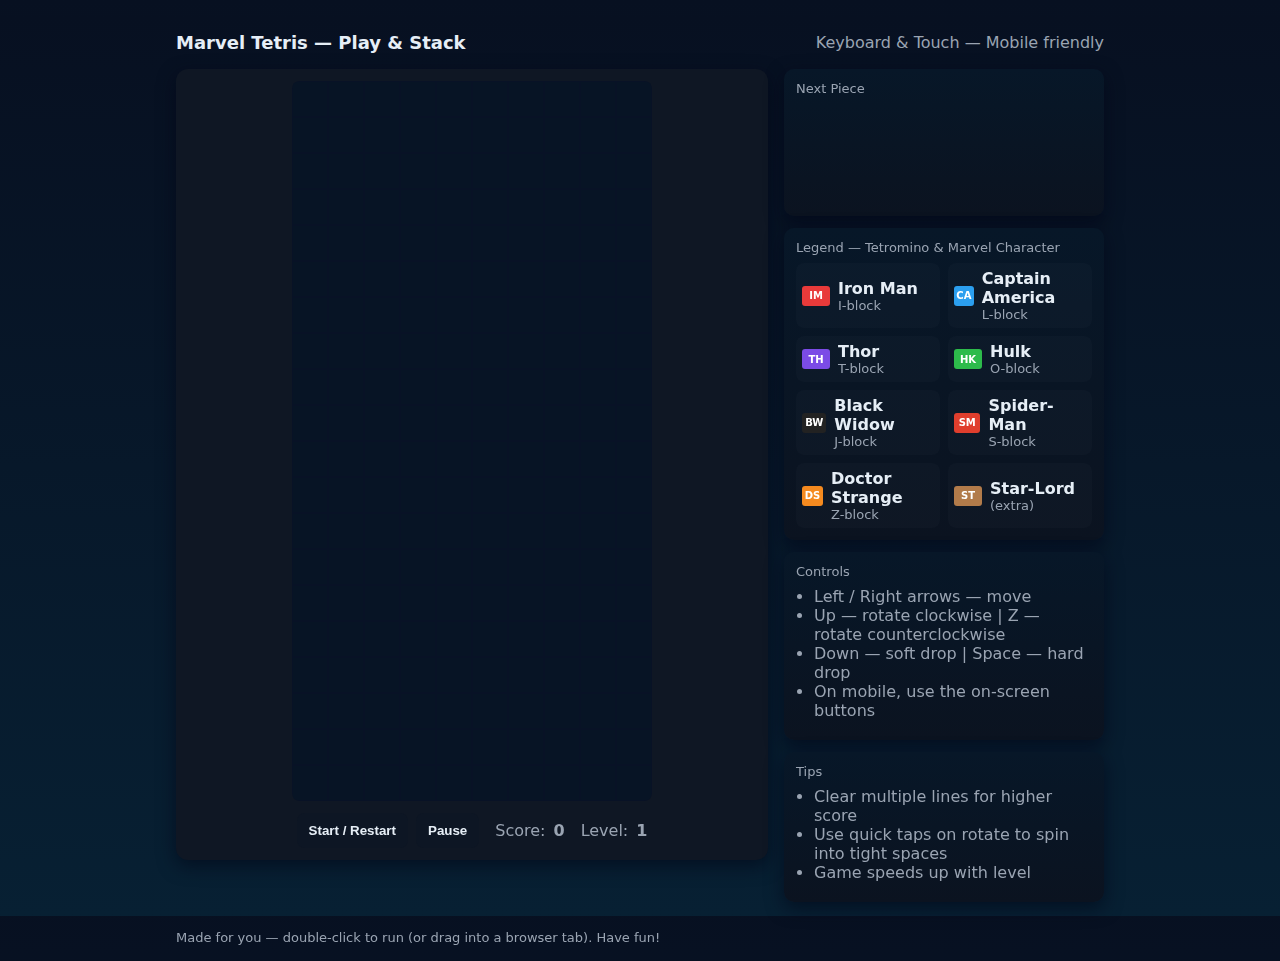
<file: marvel-tetris/index.html>
<!doctype html>
<html lang="en">
<head>
  <meta charset="utf-8" />
  <meta name="viewport" content="width=device-width,initial-scale=1" />
  <title>Marvel Tetris — Playable Browser Game</title>
  <style>
    :root{
      --bg:#0b1020; --panel:#0f1724; --muted:#9aa4b2; --accent:#ffd700;
    }
    *{box-sizing:border-box}
    html,body{height:100%;margin:0;font-family:Inter,system-ui,Segoe UI,Roboto,Arial;color:#e6eef6;background:linear-gradient(180deg,#071021 0%, #072033 100%);}    
    .wrap{max-width:960px;margin:16px auto;padding:16px;display:grid;grid-template-columns:1fr 320px;gap:16px;align-items:start}
    header{grid-column:1 / -1;display:flex;align-items:center;justify-content:space-between}
    h1{margin:0;font-size:18px}
    .game-card{background:var(--panel);padding:12px;border-radius:12px;box-shadow:0 6px 18px rgba(2,6,23,0.6)}
    #board-wrap{display:flex;flex-direction:column;align-items:center}
    canvas{background:#081226;border-radius:8px;display:block}
    .controls{display:flex;gap:8px;margin-top:12px}
    .btn{background:#0d1624;color:#e6eef6;border:0;padding:10px 12px;border-radius:8px;font-weight:600}
    .sidebar{display:flex;flex-direction:column;gap:12px}
    .info{padding:12px;border-radius:10px;background:linear-gradient(180deg,#071728,#0b1320);min-height:80px}
    .legend{display:grid;grid-template-columns:1fr 1fr;gap:8px}
    .legend-item{display:flex;align-items:center;gap:8px;padding:6px;border-radius:8px;background:rgba(255,255,255,0.02)}
    .square{width:28px;height:20px;border-radius:3px;display:flex;align-items:center;justify-content:center;font-size:10px;color:#fff;font-weight:700}
    .small{font-size:13px;color:var(--muted)}
    .touch-controls{display:flex;gap:8px;margin-top:10px}
    .touch-button{flex:1;padding:12px;border-radius:8px;background:rgba(255,255,255,0.03);text-align:center;color:#e6eef6;font-weight:700;user-select:none}
    footer{margin-top:12px;color:var(--muted);font-size:13px}
    @media(max-width:880px){.wrap{grid-template-columns:1fr;}.sidebar{order:2}.game-card{order:1}}
  </style>
</head>
<body>
  <div class="wrap">
    <header>
      <h1>Marvel Tetris — Play &amp; Stack</h1>
      <div style="color:var(--muted)">Keyboard &amp; Touch — Mobile friendly</div>
    </header>

    <div class="game-card" id="main">
      <div id="board-wrap">
        <canvas id="board"></canvas>
        <div class="controls">
          <button class="btn" id="startBtn">Start / Restart</button>
          <button class="btn" id="pauseBtn">Pause</button>
          <div style="display:flex;align-items:center;color:var(--muted);padding-left:8px">Score: <span id="score" style="padding-left:8px;font-weight:800">0</span></div>
          <div style="display:flex;align-items:center;color:var(--muted);padding-left:8px">Level: <span id="level" style="padding-left:8px;font-weight:800">1</span></div>
        </div>

        <div class="touch-controls" id="touchControls" style="display:none;">
          <div class="touch-button" id="t-left">◀</div>
          <div class="touch-button" id="t-rotate">⟳</div>
          <div class="touch-button" id="t-right">▶</div>
          <div class="touch-button" id="t-down">▼</div>
          <div class="touch-button" id="t-drop">⤓</div>
        </div>
      </div>
    </div>

    <aside class="sidebar">
      <div class="info game-card">
        <div class="small">Next Piece</div>
        <canvas id="next" width="120" height="100" style="background:transparent;margin-top:8px;border-radius:6px"></canvas>
      </div>

      <div class="game-card info">
        <div class="small">Legend — Tetromino &amp; Marvel Character</div>
        <div class="legend" style="margin-top:8px">
          <div class="legend-item"><div class="square" style="background:#e83a3a">IM</div><div><strong>Iron Man</strong><div class="small">I-block</div></div></div>
          <div class="legend-item"><div class="square" style="background:#2b9fef">CA</div><div><strong>Captain America</strong><div class="small">L-block</div></div></div>
          <div class="legend-item"><div class="square" style="background:#7b4be6">TH</div><div><strong>Thor</strong><div class="small">T-block</div></div></div>
          <div class="legend-item"><div class="square" style="background:#2dbb4b">HK</div><div><strong>Hulk</strong><div class="small">O-block</div></div></div>
          <div class="legend-item"><div class="square" style="background:#222222">BW</div><div><strong>Black Widow</strong><div class="small">J-block</div></div></div>
          <div class="legend-item"><div class="square" style="background:#e03e2d">SM</div><div><strong>Spider-Man</strong><div class="small">S-block</div></div></div>
          <div class="legend-item"><div class="square" style="background:#f58a1f">DS</div><div><strong>Doctor Strange</strong><div class="small">Z-block</div></div></div>
          <div class="legend-item"><div class="square" style="background:#b27b4a">ST</div><div><strong>Star-Lord</strong><div class="small">(extra)</div></div></div>
        </div>
      </div>

      <div class="game-card info">
        <div class="small">Controls</div>
        <ul style="margin:8px 0;padding-left:18px;color:var(--muted)">
          <li>Left / Right arrows — move</li>
          <li>Up — rotate clockwise | Z — rotate counterclockwise</li>
          <li>Down — soft drop | Space — hard drop</li>
          <li>On mobile, use the on-screen buttons</li>
        </ul>
      </div>

      <div class="game-card info">
        <div class="small">Tips</div>
        <ul style="margin:8px 0;padding-left:18px;color:var(--muted)">
          <li>Clear multiple lines for higher score</li>
          <li>Use quick taps on rotate to spin into tight spaces</li>
          <li>Game speeds up with level</li>
        </ul>
      </div>

    </aside>

    <footer style="grid-column:1 / -1">Made for you —  double-click to run (or drag into a browser tab). Have fun!</footer>
  </div>

<script>
// Marvel Tetris — single file implementation (bugfixes applied)
(() => {
  const COLS = 10, ROWS = 20, BLOCK = 30; // base cell size, canvas will scale
  const boardCanvas = document.getElementById('board');
  const nextCanvas = document.getElementById('next');
  const startBtn = document.getElementById('startBtn');
  const pauseBtn = document.getElementById('pauseBtn');
  const scoreEl = document.getElementById('score');
  const levelEl = document.getElementById('level');
  const touchControls = document.getElementById('touchControls');

  // Detect small screen -> show touch
  function checkMobile() {
    if (window.matchMedia('(max-width:880px)').matches) {
      touchControls.style.display = 'flex';
    } else touchControls.style.display = 'none';
  }
  checkMobile(); window.addEventListener('resize', checkMobile);

  let scale = 1;
  function resizeCanvas() {
    // Fit to available width, keep cell size reasonable
    const maxWidth = Math.min(window.innerWidth - 64, 640);
    const cell = Math.floor(Math.min(36, Math.max(22, Math.floor(maxWidth / COLS))));
    scale = cell / BLOCK;
    boardCanvas.width = COLS * cell;
    boardCanvas.height = ROWS * cell;
    nextCanvas.width = 120; nextCanvas.height = 100;
    draw();
  }
  window.addEventListener('resize', resizeCanvas);

  // Tetromino definitions (rotation states)
  const TETROMINOES = {
    I: {
      color:'#e83a3a', name:'Iron Man', states:[
        [[0,1],[1,1],[2,1],[3,1]],
        [[2,0],[2,1],[2,2],[2,3]],
        [[0,2],[1,2],[2,2],[3,2]],
        [[1,0],[1,1],[1,2],[1,3]]
      ]
    },
    O: { color:'#2dbb4b', name:'Hulk', states:[ [[1,0],[2,0],[1,1],[2,1]] ] },
    T: { color:'#7b4be6', name:'Thor', states:[ [[1,0],[0,1],[1,1],[2,1]],[ [1,0],[1,1],[2,1],[1,2] ],[[0,1],[1,1],[2,1],[1,2] ],[[1,0],[0,1],[1,1],[1,2]] ] },
    L: { color:'#2b9fef', name:'Captain America', states:[ [[0,0],[0,1],[1,1],[2,1]],[ [1,0],[2,0],[1,1],[1,2] ],[[0,1],[1,1],[2,1],[2,2] ],[[1,0],[1,1],[0,2],[1,2] ] ] },
    J: { color:'#222222', name:'Black Widow', states:[ [[2,0],[0,1],[1,1],[2,1]],[ [1,0],[1,1],[1,2],[2,2] ],[[0,1],[1,1],[2,1],[0,2] ],[[0,0],[1,0],[1,1],[1,2]] ] },
    S: { color:'#e03e2d', name:'Spider-Man', states:[ [[1,0],[2,0],[0,1],[1,1]],[ [1,0],[1,1],[2,1],[2,2] ] ] },
    Z: { color:'#f58a1f', name:'Doctor Strange', states:[ [[0,0],[1,0],[1,1],[2,1]],[ [2,0],[1,1],[2,1],[1,2] ] ] },
  };

  const pieces = Object.keys(TETROMINOES);

  // Game state
  let grid, current = null, nextPiece = null, currentX, currentY, currentRotation;
  let score = 0, level = 1, lines = 0, dropInterval = 800, lastDrop = 0;
  let running = false, paused = false;

  function makeEmptyGrid(){
    const g = [];
    for(let r=0;r<ROWS;r++){ g[r]=new Array(COLS).fill(null); }
    return g;
  }

  // safe: returns [] if piece is invalid
  function getCells(piece, rot){
    if (!piece) return [];
    const desc = TETROMINOES[piece];
    if (!desc || !desc.states || desc.states.length === 0) return [];
    const states = desc.states;
    const s = states[rot % states.length];
    if (!s) return [];
    return s.map(([x,y])=>({x,y}));
  }

  function spawnPiece() {
    current = nextPiece || randomPiece();
    nextPiece = randomPiece();
    currentRotation = 0;
    // center top
    currentX = Math.floor((COLS - 4)/2);
    currentY = -1; // start above board
    if (collision(currentX, currentY, currentRotation)) {
      // game over
      running = false;
      showGameOver();
    }
  }

  function randomPiece(){
    const p = pieces[Math.floor(Math.random()*pieces.length)];
    return p;
  }

  function collision(px, py, rot){
    const cells = getCells(current, rot);
    for(const c of cells){
      const x = px + c.x; const y = py + c.y;
      if (x<0 || x>=COLS) return true;
      if (y>=ROWS) return true;
      if (y>=0 && grid[y] && grid[y][x]) return true;
    }
    return false;
  }

  function lockPiece(){
    const cells = getCells(current, currentRotation);
    for(const c of cells){
      const x = currentX + c.x; const y = currentY + c.y;
      if (y>=0 && y<ROWS && x>=0 && x<COLS) {
        grid[y][x] = { piece: current, color: TETROMINOES[current].color };
      }
    }
    clearLines();
    spawnPiece();
  }

  function clearLines(){
    let cleared = 0;
    for(let r=ROWS-1;r>=0;r--){
      if (grid[r] && grid[r].every(cell=>cell!==null)){
        grid.splice(r,1);
        grid.unshift(new Array(COLS).fill(null));
        cleared++;
        r++; // recheck same row index after shift
      }
    }
    if (cleared>0){
      lines += cleared;
      score += scoreForLines(cleared);
      const newLevel = Math.floor(lines/10)+1;
      if (newLevel>level){
        level = newLevel;
        dropInterval = Math.max(100, 800 - (level-1)*60);
      }
      updateHUD();
    }
  }

  function scoreForLines(n){
    const base = [0,40,100,300,1200];
    return (base[n] || 0)*level;
  }

  function move(dx, dy){
    if (!running || paused) return;
    if (!collision(currentX+dx, currentY+dy, currentRotation)){
      currentX += dx; currentY += dy; draw();
      return true;
    }
    return false;
  }

  function hardDrop(){
    if (!running || paused) return;
    while(!collision(currentX, currentY+1, currentRotation)) currentY++;
    lockPiece(); draw();
  }

  function rotate(dir=1){
    if (!running || paused) return;
    // compute next rotation index relative to piece states
    const statesLen = (TETROMINOES[current] && TETROMINOES[current].states) ? TETROMINOES[current].states.length : 1;
    const newRot = ((currentRotation || 0) + dir + 1000) % statesLen;
    // simple wall kick attempts
    const kicks = [0, -1, 1, -2, 2];
    for(const k of kicks){
      if (!collision(currentX+k, currentY, newRot)){
        currentRotation = newRot;
        currentX += k;
        draw();
        return;
      }
    }
  }

  function updateHUD(){
    scoreEl.textContent = score;
    levelEl.textContent = level;
  }

  function showGameOver(){
    draw();
    setTimeout(()=>alert('Game over! Your score: '+score),50);
  }

  // Drawing
  const ctx = boardCanvas.getContext('2d');
  const nctx = nextCanvas.getContext('2d');

  function drawGrid(){
    ctx.clearRect(0,0,boardCanvas.width,boardCanvas.height);
    const cell = boardCanvas.width / COLS;
    // background grid
    for(let r=0;r<ROWS;r++){
      for(let c=0;c<COLS;c++){
        const x=c*cell,y=r*cell;
        ctx.fillStyle = '#071425';
        ctx.fillRect(x+1,y+1,cell-2,cell-2);
        const cellObj = (grid && grid[r]) ? grid[r][c] : null;
        if (cellObj){
          drawCell(x,y,cell,cellObj.color,cellObj.piece);
        }
      }
    }
  }

  function drawCell(x,y,size,color,label){
    ctx.save();
    ctx.translate(x,y);
    // block base
    const r = Math.max(2, Math.floor(size*0.06));
    try{
      ctx.fillStyle = shade(color, -8);
    } catch(e){
      ctx.fillStyle = color || '#ffffff';
    }
    roundRect(ctx, r/2, r/2, size-r, size-r, 4);
    ctx.fill();
    // inner highlight
    ctx.fillStyle = color || '#ffffff';
    roundRect(ctx, r, r, size-2*r, size-2*r, 3);
    ctx.fill();
    // label
    ctx.fillStyle = 'rgba(255,255,255,0.95)';
    const labelStr = label ? String(label).substring(0,2) : '';
    ctx.font = Math.floor(size*0.32)+'px sans-serif';
    ctx.textAlign='center'; ctx.textBaseline='middle';
    ctx.fillText(labelStr, size/2, size/2);
    ctx.restore();
  }

  function drawCurrent(){
    if (!current) return;
    const cell = boardCanvas.width / COLS;
    const cells = getCells(current, currentRotation || 0);
    for(const c of cells){
      const x = (currentX + c.x)*cell;
      const y = (currentY + c.y)*cell;
      if (currentY + c.y >= 0) drawCell(x,y,cell,TETROMINOES[current].color,TETROMINOES[current].name.substring(0,2));
    }
  }

  function drawNext(){
    nctx.clearRect(0,0,nextCanvas.width,nextCanvas.height);
    if (!nextPiece) return; // nothing to draw yet
    const size = 20; const pad = 8;
    const cells = getCells(nextPiece,0);
    // compute bounding box
    let minX=10,maxX=-10,minY=10,maxY=-10;
    for(const c of cells){ minX=Math.min(minX,c.x); maxX=Math.max(maxX,c.x); minY=Math.min(minY,c.y); maxY=Math.max(maxY,c.y); }
    const w = (maxX-minX+1)*size; const h = (maxY-minY+1)*size;
    const offsetX = (nextCanvas.width - w)/2 - minX*size; const offsetY = (nextCanvas.height - h)/2 - minY*size;
    for(const c of cells){
      const x = offsetX + c.x*size; const y = offsetY + c.y*size;
      // small draw
      nctx.fillStyle = (TETROMINOES[nextPiece] && TETROMINOES[nextPiece].color) || '#fff';
      roundRect(nctx,x+1,y+1,size-2,size-2,4); nctx.fill();
      nctx.fillStyle='white'; nctx.font='12px sans-serif'; nctx.textAlign='center'; nctx.textBaseline='middle';
      nctx.fillText((TETROMINOES[nextPiece] && TETROMINOES[nextPiece].name.substring(0,2)) || '', x+size/2, y+size/2);
    }
  }

  function draw(){
    drawGrid();
    drawCurrent();
    drawNext();
  }

  // helpers
  function roundRect(ctx,x,y,w,h,r){ if (r===undefined) r=4; ctx.beginPath(); ctx.moveTo(x+r,y); ctx.arcTo(x+w,y,x+w,y+h,r); ctx.arcTo(x+w,y+h,x,y+h,r); ctx.arcTo(x,y+h,x,y,r); ctx.arcTo(x,y,x+w,y,r); ctx.closePath(); }
  function shade(hex, percent){ // lighten/darken
    if (!hex || hex[0] !== '#') return hex || '#ffffff';
    const f = parseInt(hex.slice(1),16), t = percent<0?0:255, p = Math.abs(percent)/100;
    const R = Math.round((t - (f>>16))*p) + (f>>16);
    const G = Math.round((t - ((f>>8)&0x00FF))*p) + ((f>>8)&0x00FF);
    const B = Math.round((t - (f&0x0000FF))*p) + (f&0x0000FF);
    return '#'+(0x1000000 + (R<<16) + (G<<8) + B).toString(16).slice(1);
  }

  // Game loop
  let lastTime = 0;
  function tick(time){
    if (!running) return;
    if (!paused){
      if (!lastTime) lastTime = time;
      const delta = time - lastTime;
      if (delta > dropInterval){
        if (!move(0,1)) { // couldn't move down
          // if collision immediately after spawn, game over handled in spawn
          lockPiece();
        }
        lastTime = time;
      }
    }
    draw();
    requestAnimationFrame(tick);
  }

  // Controls
  document.addEventListener('keydown',(e)=>{
    if (!running) return;
    if (e.key === 'ArrowLeft') { move(-1,0); }
    else if (e.key === 'ArrowRight') { move(1,0); }
    else if (e.key === 'ArrowDown') { move(0,1); }
    else if (e.key === ' ') { e.preventDefault(); hardDrop(); }
    else if (e.key === 'ArrowUp') { rotate(1); }
    else if (e.key.toLowerCase() === 'z') { rotate(-1); }
  });

  // touch buttons
  const map = {
    't-left': ()=>move(-1,0),
    't-right': ()=>move(1,0),
    't-down': ()=>move(0,1),
    't-rotate': ()=>rotate(1),
    't-drop': ()=>hardDrop()
  };
  for(const id in map){
    const el = document.getElementById(id);
    el.addEventListener('touchstart',(ev)=>{ ev.preventDefault(); map[id](); });
    el.addEventListener('mousedown',(ev)=>{ ev.preventDefault(); map[id](); });
  }

  startBtn.addEventListener('click',()=>{
    startGame();
  });
  pauseBtn.addEventListener('click',()=>{
    if (!running) return;
    paused = !paused;
    pauseBtn.textContent = paused ? 'Resume' : 'Pause';
    if (!paused) requestAnimationFrame(tick);
  });

  function startGame(){
    grid = makeEmptyGrid();
    score = 0; level = 1; lines = 0; dropInterval = 800; lastTime = 0;
    nextPiece = randomPiece();
    spawnPiece();
    running = true; paused = false; pauseBtn.textContent='Pause'; updateHUD(); resizeCanvas();
    requestAnimationFrame(tick);
  }

  // init: create an empty grid so initial draw() won't crash
  grid = makeEmptyGrid();
  nextPiece = null;
  current = null;

  resizeCanvas();
  updateHUD();

})();
</script>
</body>
</html>
</file>
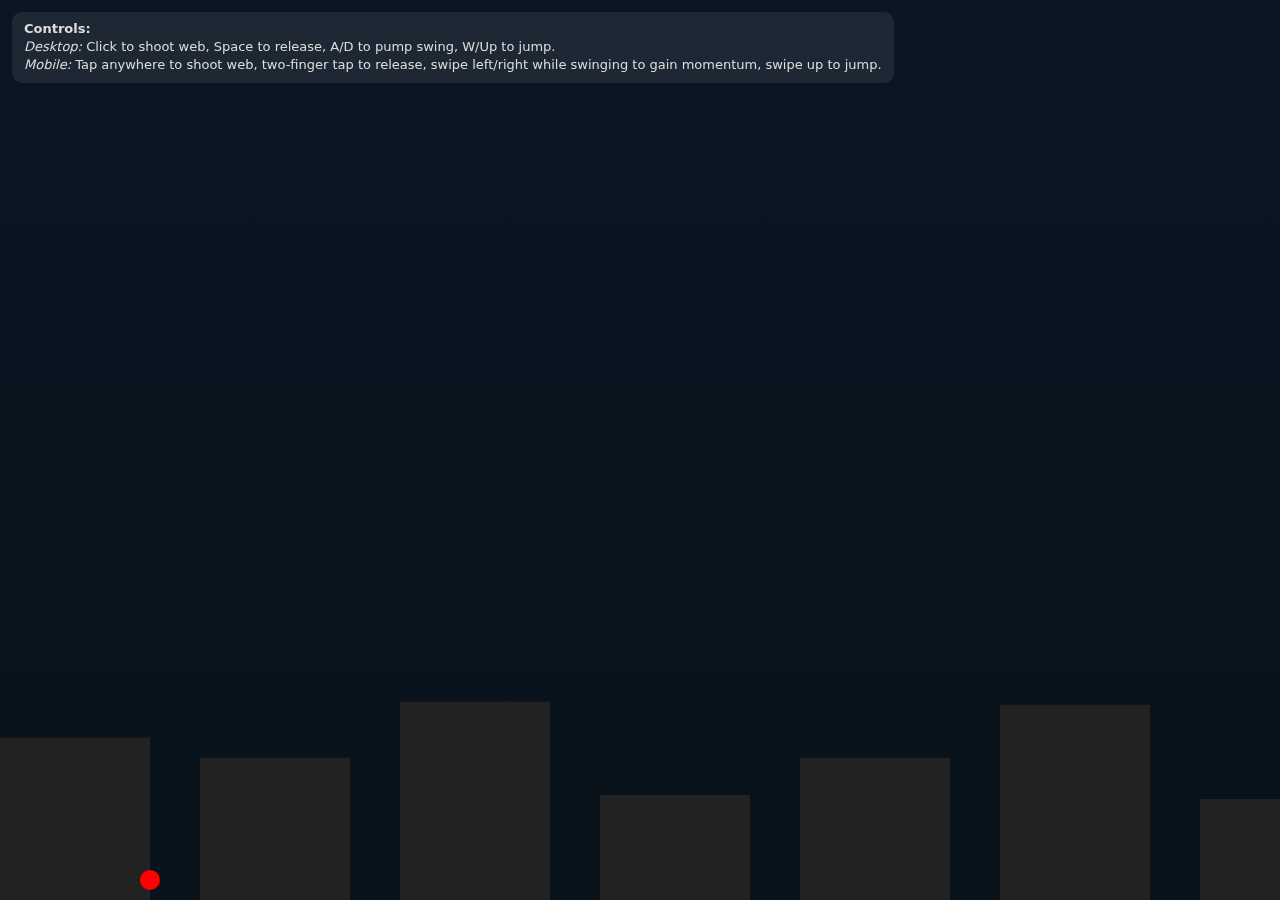
<file: spider-swing/index.html>
<!doctype html>
<html lang="en">
<head>
  <meta charset="utf-8" />
  <meta name="viewport" content="width=device-width,initial-scale=1,user-scalable=no" />
  <title>SpiderSwing — 2D Web Swinging Sidescroller</title>
  <style>
    html,body{height:100%;margin:0;background:#0b1220;font-family:Inter,system-ui,Arial;color:#ddd;touch-action:none;overflow:hidden}
    #game{display:block;width:100%;height:100vh;background:linear-gradient(#0b1624,#07121a)}
    .ui{position:fixed;left:12px;top:12px;background:rgba(255,255,255,0.08);padding:8px 12px;border-radius:10px;font-size:13px;max-width:80%;line-height:1.4;z-index:10}
  </style>
</head>
<body>
  <canvas id="game"></canvas>
  <div class="ui">
    <strong>Controls:</strong><br>
    <em>Desktop:</em> Click to shoot web, Space to release, A/D to pump swing, W/Up to jump.<br>
    <em>Mobile:</em> Tap anywhere to shoot web, two-finger tap to release, swipe left/right while swinging to gain momentum, swipe up to jump.
  </div>

<script>
const canvas = document.getElementById('game');
const ctx = canvas.getContext('2d');
let cw, ch;
function resize(){cw=canvas.width=window.innerWidth;ch=canvas.height=window.innerHeight;}
window.addEventListener('resize',resize);resize();

let buildings = [];
for(let i=0;i<50;i++){
  buildings.push({x:i*200, y:ch - (100+Math.random()*200), w:150, h:ch});
}

let player = {x:150, y:ch-200, vx:0, vy:0, onGround:false, web:null};
let gravity = 0.5;
let keys = {};

window.addEventListener('keydown',e=>{
  keys[e.code]=true;
  if(e.code==='Space') releaseWeb();
  if((e.code==='KeyW' || e.code==='ArrowUp') && player.onGround) player.vy=-10;
});
window.addEventListener('keyup',e=>keys[e.code]=false);
canvas.addEventListener('mousedown',shootWeb);

// Mobile controls
touchStartPos = null; touchCount = 0;
canvas.addEventListener('touchstart', e => {
  touchCount = e.touches.length;
  if(touchCount===1) {shootWeb(); touchStartPos = {x:e.touches[0].clientX, y:e.touches[0].clientY};}
  if(touchCount===2) releaseWeb();
});
canvas.addEventListener('touchend', e => { touchCount = e.touches.length; });
canvas.addEventListener('touchmove', e => {
  if(!touchStartPos) return;
  let dx = e.touches[0].clientX - touchStartPos.x;
  let dy = e.touches[0].clientY - touchStartPos.y;
  if(Math.abs(dx) > 50 && player.web){
    player.vx += dx>0 ? 0.5 : -0.5;
    touchStartPos = {x:e.touches[0].clientX, y:e.touches[0].clientY};
  }
  if(dy < -50 && player.onGround){
    player.vy = -10;
    touchStartPos = null;
  }
});

function shootWeb(){
  let closest = null, dist = Infinity;
  for(let b of buildings){
    let roofX = b.x + b.w/2;
    let roofY = b.y;
    let dx = roofX - player.x;
    let dy = roofY - player.y;
    let d = Math.sqrt(dx*dx + dy*dy);
    if(d < dist && d < 400){ dist = d; closest = {x:roofX, y:roofY}; }
  }
  if(closest) player.web = {x:closest.x, y:closest.y, length:dist};
}

function releaseWeb(){
  player.web = null;
}

function update(){
  if(player.web){
    let dx = player.x - player.web.x;
    let dy = player.y - player.web.y;
    let dist = Math.sqrt(dx*dx + dy*dy);
    if(dist > player.web.length){
      let pull = (dist - player.web.length) * 0.1;
      let nx = dx/dist, ny = dy/dist;
      player.vx -= nx * pull;
      player.vy -= ny * pull;
    }
    if(keys['KeyA']) player.vx -= 0.2;
    if(keys['KeyD']) player.vx += 0.2;
  } else {
    if(keys['KeyA']) player.vx -= 0.2;
    if(keys['KeyD']) player.vx += 0.2;
  }

  player.vy += gravity;
  player.x += player.vx;
  player.y += player.vy;
  player.vx *= 0.99;

  player.onGround = false;
  for(let b of buildings){
    if(player.x > b.x && player.x < b.x+b.w && player.y > b.y-20 && player.vy>=0){
      player.y = b.y-20;
      player.vy = 0;
      player.onGround = true;
    }
  }

  if(player.y > ch-20){player.y = ch-20; player.vy=0; player.onGround=true;}
}

function draw(){
  ctx.clearRect(0,0,cw,ch);
  ctx.fillStyle='#222';
  for(let b of buildings){
    ctx.fillRect(b.x, b.y, b.w, b.h);
  }
  if(player.web){
    ctx.strokeStyle='white';
    ctx.beginPath();
    ctx.moveTo(player.x, player.y);
    ctx.lineTo(player.web.x, player.web.y);
    ctx.stroke();
  }
  ctx.fillStyle='red';
  ctx.beginPath();
  ctx.arc(player.x, player.y, 10, 0, Math.PI*2);
  ctx.fill();
}

function loop(){
  update();
  draw();
  requestAnimationFrame(loop);
}
loop();
</script>
</body>
</html>
</file>
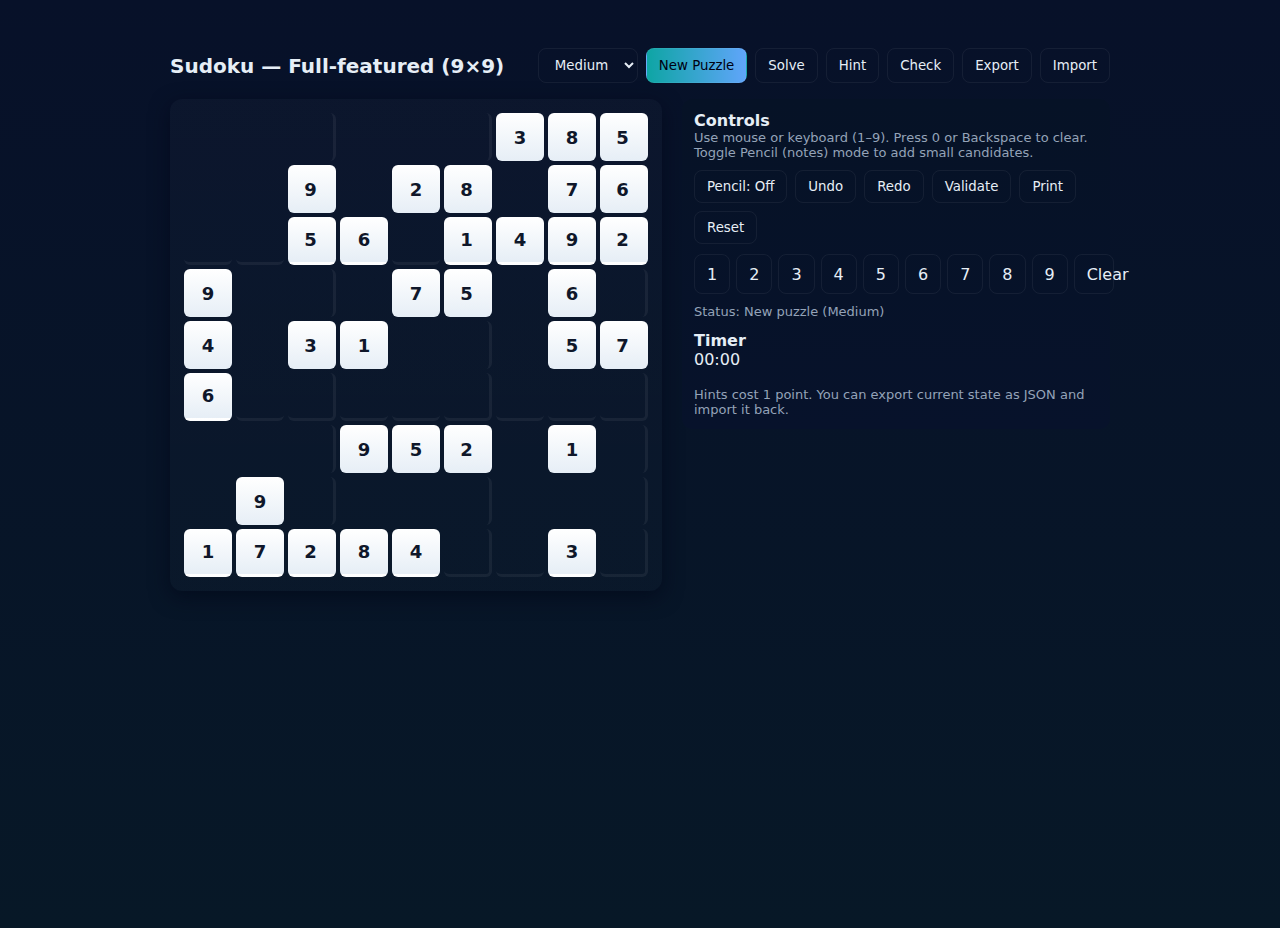
<file: sudoku/index.html>
<!doctype html>
<html lang="en">
<head>
  <meta charset="utf-8" />
  <meta name="viewport" content="width=device-width,initial-scale=1" />
  <title>Sudoku — Full Featured</title>
  <style>
    :root{--cell-size:48px;--gap:4px;--accent:#0ea5a4;--bg:#0f172a;--card:#0b1220;--muted:#94a3b8}
    *{box-sizing:border-box;font-family:Inter, ui-sans-serif, system-ui, -apple-system, "Segoe UI", Roboto, "Helvetica Neue", Arial}
    html,body{height:100%;margin:0;background:linear-gradient(180deg,#071129 0%, #071827 100%);color:#e6eef6}
    .app{max-width:980px;margin:28px auto;padding:20px}
    .top{display:flex;gap:12px;align-items:center;flex-wrap:wrap}
    h1{margin:0;font-size:20px}

    .controls{display:flex;gap:8px;margin-left:auto;flex-wrap:wrap}
    button,select{background:transparent;border:1px solid rgba(255,255,255,0.06);color:inherit;padding:8px 12px;border-radius:8px;cursor:pointer}
    button.primary{background:linear-gradient(90deg,var(--accent),#60a5fa);color:#001}
    .board-wrap{display:flex;gap:20px;margin-top:16px}
    .board{background:linear-gradient(180deg, rgba(255,255,255,0.02), rgba(255,255,255,0.01));padding:14px;border-radius:12px;box-shadow:0 6px 20px rgba(2,6,23,0.6)}
    .grid{display:grid;grid-template-columns:repeat(9, var(--cell-size));grid-gap:var(--gap)}
    .cell{width:var(--cell-size);height:var(--cell-size);display:flex;align-items:center;justify-content:center;border-radius:6px;font-weight:600;font-size:18px;position:relative;user-select:none}
    .cell input{position:absolute;inset:0;border:0;background:transparent;color:inherit;font-weight:600;font-size:18px;text-align:center}
    .cell.small{font-weight:500;font-size:11px}
    .givencell{color:var(--bg);background:linear-gradient(180deg,#ffffff,#e6eef6);}
    .selected{outline:3px solid rgba(14,165,164,0.15);box-shadow:0 8px 24px rgba(2,6,23,0.5) inset}
    .conflict{background:linear-gradient(90deg,#4c1e1e,#7f1d1d);color:#ffecec}
    .highlight{background:rgba(236,252,255,0.04)}
    .thick-right{border-right:3px solid rgba(255,255,255,0.06)}
    .thick-bottom{border-bottom:3px solid rgba(255,255,255,0.06)}
    .side{flex:1;min-width:240px}
    .panel{background:linear-gradient(180deg,#061226,#07122b);padding:12px;border-radius:10px}
    .note{font-size:13px;color:var(--muted)}
    .num-row{display:flex;gap:6px;margin-top:10px}
    .num-row button{width:40px;height:40px;border-radius:8px;font-size:16px}
    .toolbar{display:flex;gap:8px;flex-wrap:wrap;margin-top:10px}
    .small{font-size:12px;padding:6px 8px}
    .status{margin-top:10px;font-size:13px;color:var(--muted)}
    .pencil{font-size:10px;line-height:1;display:flex;flex-wrap:wrap;gap:2px}
    .pencil span{width:14px;height:14px;display:inline-flex;align-items:center;justify-content:center;border-radius:2px;background:rgba(255,255,255,0.02)}
    .footer{margin-top:18px;color:var(--muted);font-size:13px}
    @media(max-width:880px){.board-wrap{flex-direction:column}.controls{margin-left:0}}
  </style>
</head>
<body>
  <div class="app">
    <div class="top">
      <h1>Sudoku — Full-featured (9×9)</h1>
      <div class="controls">
        <select id="difficulty"><option>Easy</option><option selected>Medium</option><option>Hard</option><option>Expert</option></select>
        <button id="newBtn" class="primary">New Puzzle</button>
        <button id="solveBtn">Solve</button>
        <button id="hintBtn">Hint</button>
        <button id="checkBtn">Check</button>
        <button id="exportBtn">Export</button>
        <button id="importBtn">Import</button>
      </div>
    </div>

    <div class="board-wrap">
      <div class="board" id="board">
        <div class="grid" id="grid"></div>
      </div>

      <div class="side">
        <div class="panel">
          <div><strong>Controls</strong></div>
          <div class="note">Use mouse or keyboard (1–9). Press <kbd>0</kbd> or <kbd>Backspace</kbd> to clear. Toggle Pencil (notes) mode to add small candidates.</div>
          <div class="toolbar">
            <button id="pencilBtn">Pencil: Off</button>
            <button id="undoBtn">Undo</button>
            <button id="redoBtn">Redo</button>
            <button id="validateBtn">Validate</button>
            <button id="printBtn">Print</button>
            <button id="resetBtn">Reset</button>
          </div>

          <div class="num-row" id="numRow">
            <!-- number buttons inserted here -->
          </div>

          <div class="status" id="status">Status: Ready</div>

          <div style="margin-top:12px"><strong>Timer</strong>
            <div id="timer">00:00</div>
          </div>

          <div class="footer">Hints cost 1 point. You can export current state as JSON and import it back.</div>
        </div>
      </div>
    </div>
  </div>

  <script>
  // === Sudoku engine: solver/generator/board management ===
  (function(){
    // utilities
    const $ = (id)=>document.getElementById(id);
    const gridEl = $('grid');
    let solution = []; // 9x9 completed solution
    let puzzle = []; // current puzzle with zeros
    let given = []; // boolean is given
    let pencilMode=false;
    let notes = Array.from({length:9},()=>Array.from({length:9},()=>new Set()));
    let undoStack = [], redoStack = [];
    let timerInterval=null, seconds=0, started=false;

    function startTimer(){ if(timerInterval) clearInterval(timerInterval); started=true; timerInterval=setInterval(()=>{seconds++; $('timer').textContent=formatTime(seconds)},1000)}
    function stopTimer(){ if(timerInterval) clearInterval(timerInterval); timerInterval=null}
    function resetTimer(){ stopTimer(); seconds=0; started=false; $('timer').textContent='00:00' }
    function formatTime(s){ const mm=String(Math.floor(s/60)).padStart(2,'0'); const ss=String(s%60).padStart(2,'0'); return `${mm}:${ss}` }

    // shuffle utility (top-level so all functions can use it)
    function shuffle(a){
      for(let i=a.length-1;i>0;i--){
        const j=Math.floor(Math.random()*(i+1));
        [a[i],a[j]]=[a[j],a[i]];
      }
      return a;
    }

    // generate full solved board using backtracking
    function generateSolution(){
      const board = Array.from({length:9},()=>Array(9).fill(0));
      const rows=Array.from({length:9},()=>new Set());
      const cols=Array.from({length:9},()=>new Set());
      const boxes=Array.from({length:9},()=>new Set());
      const nums=[1,2,3,4,5,6,7,8,9];

      function boxIndex(r,c){return Math.floor(r/3)*3+Math.floor(c/3)}

      function backtrack(pos=0){
        if(pos===81) return true;
        const r=Math.floor(pos/9), c=pos%9;
        const choices=shuffle(nums.slice());
        for(const n of choices){
          if(rows[r].has(n) || cols[c].has(n) || boxes[boxIndex(r,c)].has(n)) continue;
          board[r][c]=n; rows[r].add(n); cols[c].add(n); boxes[boxIndex(r,c)].add(n);
          if(backtrack(pos+1)) return true;
          board[r][c]=0; rows[r].delete(n); cols[c].delete(n); boxes[boxIndex(r,c)].delete(n);
        }
        return false;
      }
      backtrack();
      return board;
    }

    // remove numbers to create puzzle of appropriate difficulty
    function digFromSolution(sol,difficulty){
      // copy
      const p = sol.map(r=>r.slice());
      const attempts = {Easy:36, Medium:46, Hard:52, Expert:56}[difficulty]||46; // numbers to remove (approx)
      let removed=0; const positions=[]; for(let r=0;r<9;r++)for(let c=0;c<9;c++)positions.push([r,c]);
      shuffle(positions);
      let tries=0;
      for(const [r,c] of positions){
        if(removed>=attempts) break;
        const backup = p[r][c]; p[r][c]=0;
        // check unique solution by counting up to 2
        let count=0;
        function countSolutions(b,pos=0){
          if(count>1) return; if(pos===81){count++; return}
          const rr=Math.floor(pos/9), cc=pos%9;
          if(b[rr][cc]!==0){countSolutions(b,pos+1);return}
          for(let n=1;n<=9;n++){
            if(validPlacement(b,rr,cc,n)){
              b[rr][cc]=n; countSolutions(b,pos+1); b[rr][cc]=0;
              if(count>1) return;
            }
          }
        }
        countSolutions(p.map(r=>r.slice()));
        if(count===1){ removed++; } else { p[r][c]=backup }
        tries++; if(tries>500) break;
      }
      return p;
    }

    function validPlacement(b,r,c,n){
      for(let i=0;i<9;i++){ if(b[r][i]===n) return false; if(b[i][c]===n) return false }
      const br=Math.floor(r/3)*3, bc=Math.floor(c/3)*3;
      for(let rr=br;rr<br+3;rr++) for(let cc=bc;cc<bc+3;cc++) if(b[rr][cc]===n) return false;
      return true;
    }

    // solver (backtracking) to fill board (works on array copy)
    function solveBoard(b){
      const board = b.map(r=>r.slice());
      function backtrack(){
        let minR=-1,minC=-1,minChoices=10;
        for(let r=0;r<9;r++) for(let c=0;c<9;c++) if(board[r][c]===0){
          const choices=[]; for(let n=1;n<=9;n++) if(validPlacement(board,r,c,n)) choices.push(n);
          if(choices.length===0) return false;
          if(choices.length<minChoices){minChoices=choices.length;minR=r;minC=c}
        }
        if(minR===-1) return true; // solved
        for(let n=1;n<=9;n++){
          if(!validPlacement(board,minR,minC,n)) continue;
          board[minR][minC]=n;
          if(backtrack()) return true;
          board[minR][minC]=0;
        }
        return false;
      }
      const ok = backtrack();
      return ok?board:null;
    }

    // === UI: build grid ===
    function buildGrid(){
      gridEl.innerHTML='';
      for(let r=0;r<9;r++){
        for(let c=0;c<9;c++){
          const cell = document.createElement('div'); cell.className='cell';
          if(c%3===2) cell.classList.add('thick-right'); if(r%3===2) cell.classList.add('thick-bottom');
          cell.dataset.r=r; cell.dataset.c=c;
          const input=document.createElement('input'); input.type='text'; input.maxLength=1; input.autocomplete='off'; input.inputMode='numeric';
          input.addEventListener('focus', ()=>onSelect(r,c));
          input.addEventListener('keydown', onKeyDown);
          input.addEventListener('input', onInput);
          cell.appendChild(input);
          const pencil = document.createElement('div'); pencil.className='pencil'; pencil.style.display='none';
          for(let n=1;n<=9;n++){ const s=document.createElement('span'); s.textContent=n; pencil.appendChild(s) }
          cell.appendChild(pencil);
          gridEl.appendChild(cell);
        }
      }
    }

    function cellEl(r,c){ return gridEl.children[r*9+c] }

    function render(){
      for(let r=0;r<9;r++) for(let c=0;c<9;c++){
        const el = cellEl(r,c); const input = el.querySelector('input'); const pencil = el.querySelector('.pencil');
        if(given[r][c]){ el.classList.add('givencell'); input.value = puzzle[r][c]||''; input.disabled=true; pencil.style.display='none'; }
        else { el.classList.remove('givencell'); input.disabled=false; input.value = puzzle[r][c]||''; pencil.style.display = (pencilMode && notes[r][c].size)? 'flex':'none'; if(pencilMode){ // show candidates
            el.classList.toggle('small',true);
            for(let n=1;n<=9;n++){ pencil.children[n-1].style.opacity = notes[r][c].has(n)?'1':'0.18' }
          } else el.classList.toggle('small',false);
        }
        el.classList.toggle('conflict',false); el.classList.toggle('highlight',false); el.classList.toggle('selected',false);
      }
    }

    // selection
    let sel = {r:null,c:null};
    function onSelect(r,c){ sel={r,c}; updateHighlights(); }
    function updateHighlights(){ if(sel.r===null) return; for(let r=0;r<9;r++) for(let c=0;c<9;c++){ const el=cellEl(r,c); el.classList.toggle('highlight', r===sel.r||c===sel.c || (Math.floor(r/3)===Math.floor(sel.r/3) && Math.floor(c/3)===Math.floor(sel.c/3)) ); el.classList.toggle('selected', r===sel.r && c===sel.c); } }

    // input handlers
    function onKeyDown(e){ const r=+this.parentElement.dataset.r, c=+this.parentElement.dataset.c; const key=e.key;
      if(key==='ArrowLeft'){ focusCell(r,c-1); e.preventDefault(); return }
      if(key==='ArrowRight'){ focusCell(r,c+1); e.preventDefault(); return }
      if(key==='ArrowUp'){ focusCell(r-1,c); e.preventDefault(); return }
      if(key==='ArrowDown'){ focusCell(r+1,c); e.preventDefault(); return }
      if(key==='Backspace' || key==='0' || key==='Delete'){ commitValue(r,c,0); e.preventDefault(); return }
      if(/^[1-9]$/.test(key)){ commitValue(r,c,Number(key)); e.preventDefault(); return }
    }
    function onInput(e){ const val = e.target.value.replace(/[^1-9]/g,''); e.target.value=val; const r=+this.parentElement.dataset.r,c=+this.parentElement.dataset.c; if(val==='') commitValue(r,c,0); else commitValue(r,c,Number(val)); }

    function focusCell(r,c){ if(r<0||r>8||c<0||c>8) return; const el=cellEl(r,c); el.querySelector('input').focus(); }

    function commitValue(r,c,val){ if(given[r][c]) return; pushUndo(); redoStack=[]; // clear redo on new action
      if(pencilMode && val!==0){ // toggle note
        if(notes[r][c].has(val)) notes[r][c].delete(val); else notes[r][c].add(val);
        puzzle[r][c]=0; render(); return;
      }
      notes[r][c].clear(); puzzle[r][c]=val; render(); checkConflicts(); startTimerIfNeeded(); }

    function pushUndo(){ undoStack.push({puzzle:copyBoard(puzzle),notes:notes.map(row=>row.map(s=>new Set([...s])))}); if(undoStack.length>200) undoStack.shift(); }
    function doUndo(){ if(undoStack.length===0) return; redoStack.push({puzzle:copyBoard(puzzle),notes:notes.map(row=>row.map(s=>new Set([...s])))}); const last=undoStack.pop(); puzzle=last.puzzle; notes=last.notes; render(); }
    function doRedo(){ if(redoStack.length===0) return; undoStack.push({puzzle:copyBoard(puzzle),notes:notes.map(row=>row.map(s=>new Set([...s])))}); const next=redoStack.pop(); puzzle=next.puzzle; notes=next.notes; render(); }

    function copyBoard(b){ return b.map(r=>r.slice()) }

    function checkConflicts(){ // mark any conflicts
      for(let r=0;r<9;r++) for(let c=0;c<9;c++){
        const el=cellEl(r,c); el.classList.toggle('conflict',false);
      }
      for(let r=0;r<9;r++) for(let c=0;c<9;c++){
        const val=puzzle[r][c]; if(val===0) continue;
        for(let i=0;i<9;i++){ if(i!==c && puzzle[r][i]===val){ cellEl(r,i).classList.add('conflict'); cellEl(r,c).classList.add('conflict') } if(i!==r && puzzle[i][c]===val){ cellEl(i,c).classList.add('conflict'); cellEl(r,c).classList.add('conflict') } }
        const br=Math.floor(r/3)*3, bc=Math.floor(c/3)*3; for(let rr=br;rr<br+3;rr++) for(let cc=bc;cc<bc+3;cc++){ if((rr!==r||cc!==c) && puzzle[rr][cc]===val){ cellEl(rr,cc).classList.add('conflict'); cellEl(r,c).classList.add('conflict') } }
      }
    }

    function startTimerIfNeeded(){ if(!started) startTimer(); }

    // public actions
    function newPuzzle(difficulty='Medium'){
      resetTimer(); undoStack=[]; redoStack=[]; notes = Array.from({length:9},()=>Array.from({length:9},()=>new Set()));
      solution = generateSolution(); puzzle = digFromSolution(solution,difficulty); given = Array.from({length:9},(_,r)=>Array.from({length:9},(_,c)=>puzzle[r][c]!==0)); render(); checkConflicts(); $('status').textContent='Status: New puzzle ('+difficulty+')';
    }

    function solveCurrent(){ const solved = solveBoard(puzzle.map(r=>r.slice())); if(solved){ puzzle = solved; render(); $('status').textContent='Status: Solved'; stopTimer(); } else { $('status').textContent='Status: No solution'; } }

    function hint(){ // fill one empty cell with correct value from solution
      // try to find a cell with 0
      if(!solution || solution.length===0){ $('status').textContent='Status: No solution available for hint'; return }
      for(let r=0;r<9;r++) for(let c=0;c<9;c++) if(!given[r][c] && puzzle[r][c]===0){ pushUndo(); puzzle[r][c]=solution[r][c]; render(); checkConflicts(); $('status').textContent='Status: Hint placed at '+(r+1)+','+(c+1); startTimerIfNeeded(); return }
      $('status').textContent='Status: Nothing to hint';
    }

    function validate(){ // check if board currently valid (no conflicts and all filled)
      checkConflicts(); const conflicts = [...gridEl.querySelectorAll('.conflict')]; if(conflicts.length>0){ $('status').textContent='Status: Found conflicts'; return false; }
      for(let r=0;r<9;r++) for(let c=0;c<9;c++) if(puzzle[r][c]===0){ $('status').textContent='Status: Incomplete'; return false }
      $('status').textContent='Status: Correct! Completed puzzle.'; return true;
    }

    function exportState(){ const state={puzzle,solution,given,notes:notes.map(r=>r.map(s=>[...s])),seconds}; const txt=JSON.stringify(state); const blob=new Blob([txt],{type:'application/json'}); const url=URL.createObjectURL(blob); const a=document.createElement('a'); a.href=url; a.download='sudoku_state.json'; a.click(); URL.revokeObjectURL(url); }
    function importState(){ const inp=document.createElement('input'); inp.type='file'; inp.accept='application/json'; inp.onchange=(e)=>{ const f=e.target.files[0]; const reader=new FileReader(); reader.onload=(ev)=>{ try{ const obj=JSON.parse(ev.target.result); if(obj.puzzle){ puzzle=obj.puzzle; solution=obj.solution||generateSolution(); given=obj.given||puzzle.map(r=>r.map(c=>c!==0)); notes = Array.from({length:9},(_,r)=>Array.from({length:9},(_,c)=>new Set((obj.notes?.[r]?.[c])||[]))); render(); $('status').textContent='Status: Imported'; }else alert('Invalid file'); }catch(er){alert('Invalid JSON')} }; reader.readAsText(f); }; inp.click(); }

    function resetToGiven(){ pushUndo(); for(let r=0;r<9;r++) for(let c=0;c<9;c++) if(!given[r][c]) puzzle[r][c]=0; notes=Array.from({length:9},()=>Array.from({length:9},()=>new Set())); render(); $('status').textContent='Status: Reset to given'; }

    // build number pad
    function buildNumPad(){ const nr=$('numRow'); nr.innerHTML=''; for(let n=1;n<=9;n++){ const btn=document.createElement('button'); btn.textContent=n; btn.addEventListener('click',()=>{ if(sel.r===null) return; commitValue(sel.r,sel.c,n); }); nr.appendChild(btn); } const clr=document.createElement('button'); clr.textContent='Clear'; clr.addEventListener('click',()=>{ if(sel.r===null) return; commitValue(sel.r,sel.c,0); }); nr.appendChild(clr); }

    // wire buttons
    $('newBtn').addEventListener('click',()=>{ newPuzzle($('difficulty').value) });
    $('solveBtn').addEventListener('click', ()=>{ pushUndo(); solveCurrent(); });
    $('hintBtn').addEventListener('click', ()=> hint());
    $('checkBtn').addEventListener('click', ()=> validate());
    $('pencilBtn').addEventListener('click', ()=>{ pencilMode=!pencilMode; $('pencilBtn').textContent = 'Pencil: '+(pencilMode? 'On':'Off'); render(); });
    $('undoBtn').addEventListener('click', ()=> doUndo());
    $('redoBtn').addEventListener('click', ()=> doRedo());
    $('validateBtn').addEventListener('click', ()=> validate());
    $('exportBtn').addEventListener('click', ()=> exportState());
    $('importBtn').addEventListener('click', ()=> importState());
    $('resetBtn').addEventListener('click', ()=> resetToGiven());
    $('printBtn').addEventListener('click', ()=> window.print());

    // keyboard global shortcuts
    document.addEventListener('keydown', (e)=>{
      if(e.key==='p' && (e.ctrlKey||e.metaKey)) { e.preventDefault(); pencilMode=!pencilMode; $('pencilBtn').textContent='Pencil: '+(pencilMode?'On':'Off'); render(); }
      if(e.key==='z' && (e.ctrlKey||e.metaKey)){ e.preventDefault(); doUndo(); }
      if(e.key==='y' && (e.ctrlKey||e.metaKey)){ e.preventDefault(); doRedo(); }
      if(e.key==='s' && (e.ctrlKey||e.metaKey)){ e.preventDefault(); exportState(); }
    });

    // initial setup
    buildGrid(); buildNumPad(); newPuzzle('Medium');

    // expose some debug to window (nice for testing)
    window.sudoku={newPuzzle,solveCurrent,validate,exportState,importState};

  })();
  </script>
</body>
</html>
</file>
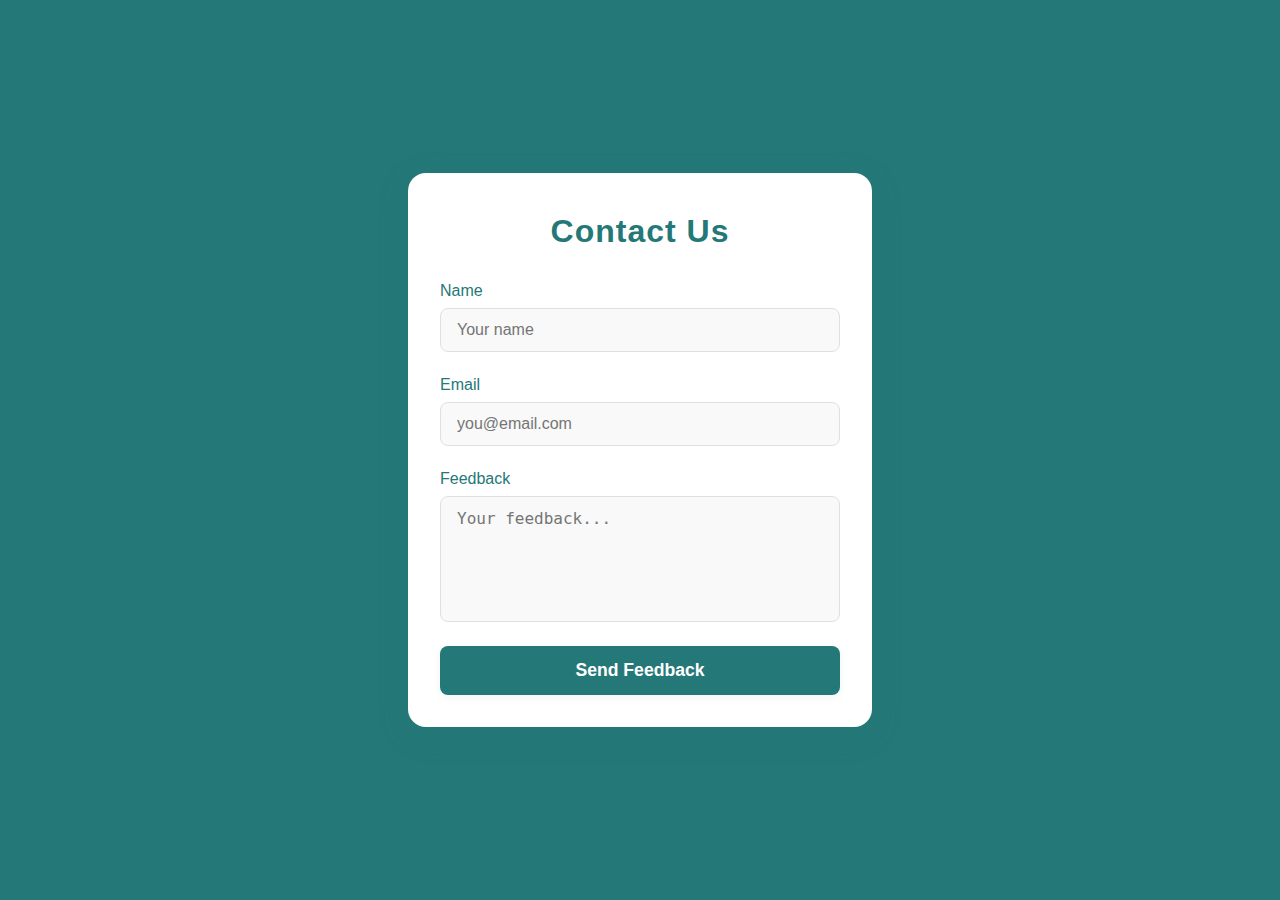
<file: simple-html-app/old_index.html>
<!DOCTYPE html>
<html lang="en">
<head>
  <meta charset="UTF-8">
  <meta name="viewport" content="width=device-width, initial-scale=1.0">
  <title>Contact Us - Simple HTML App</title>
  <style>
    body {
      background: #257878;
      margin: 0;
      min-height: 100vh;
      display: flex;
      align-items: center;
      justify-content: center;
      font-family: 'Segoe UI', Arial, sans-serif;
    }
    .form-card {
      background: #fff;
      border-radius: 18px;
      box-shadow: 0 8px 32px rgba(37,120,120,0.15);
      padding: 2.5rem 2rem 2rem 2rem;
      max-width: 400px;
      width: 100%;
      display: flex;
      flex-direction: column;
      gap: 1.5rem;
      animation: fadeIn 1s cubic-bezier(.4,0,.2,1);
    }
    @keyframes fadeIn {
      from { opacity: 0; transform: translateY(30px); }
      to { opacity: 1; transform: translateY(0); }
    }
    .form-card h2 {
      margin: 0 0 0.5rem 0;
      color: #257878;
      font-size: 2rem;
      font-weight: 700;
      letter-spacing: 1px;
      text-align: center;
    }
    .form-group {
      display: flex;
      flex-direction: column;
      gap: 0.5rem;
    }
    label {
      font-weight: 500;
      color: #257878;
      font-size: 1rem;
    }
    input, textarea {
      padding: 0.75rem 1rem;
      border: 1.5px solid #e0e0e0;
      border-radius: 8px;
      font-size: 1rem;
      transition: border-color 0.2s;
      outline: none;
      background: #f9f9f9;
      resize: none;
    }
    input:focus, textarea:focus {
      border-color: #257878;
      background: #fff;
    }
    textarea {
      min-height: 100px;
      max-height: 200px;
    }
    .submit-btn {
      background: #257878;
      color: #fff;
      border: none;
      border-radius: 8px;
      padding: 0.9rem 0;
      font-size: 1.1rem;
      font-weight: 600;
      cursor: pointer;
      transition: background 0.2s, box-shadow 0.2s;
      box-shadow: 0 2px 8px rgba(37,120,120,0.08);
    }
    .submit-btn:hover, .submit-btn:focus {
      background: #176060;
      box-shadow: 0 4px 16px rgba(37,120,120,0.15);
    }
    @media (max-width: 500px) {
      .form-card {
        padding: 1.5rem 0.5rem;
      }
    }
  </style>
</head>
<body>
  <form class="form-card" autocomplete="on">
    <h2>Contact Us</h2>
    <div class="form-group">
      <label for="name">Name</label>
      <input type="text" id="name" name="name" placeholder="Your name" required>
    </div>
    <div class="form-group">
      <label for="email">Email</label>
      <input type="email" id="email" name="email" placeholder="you@email.com" required>
    </div>
    <div class="form-group">
      <label for="feedback">Feedback</label>
      <textarea id="feedback" name="feedback" placeholder="Your feedback..." required></textarea>
    </div>
    <button class="submit-btn" type="submit">Send Feedback</button>
  </form>
</body>
</html>
</file>
